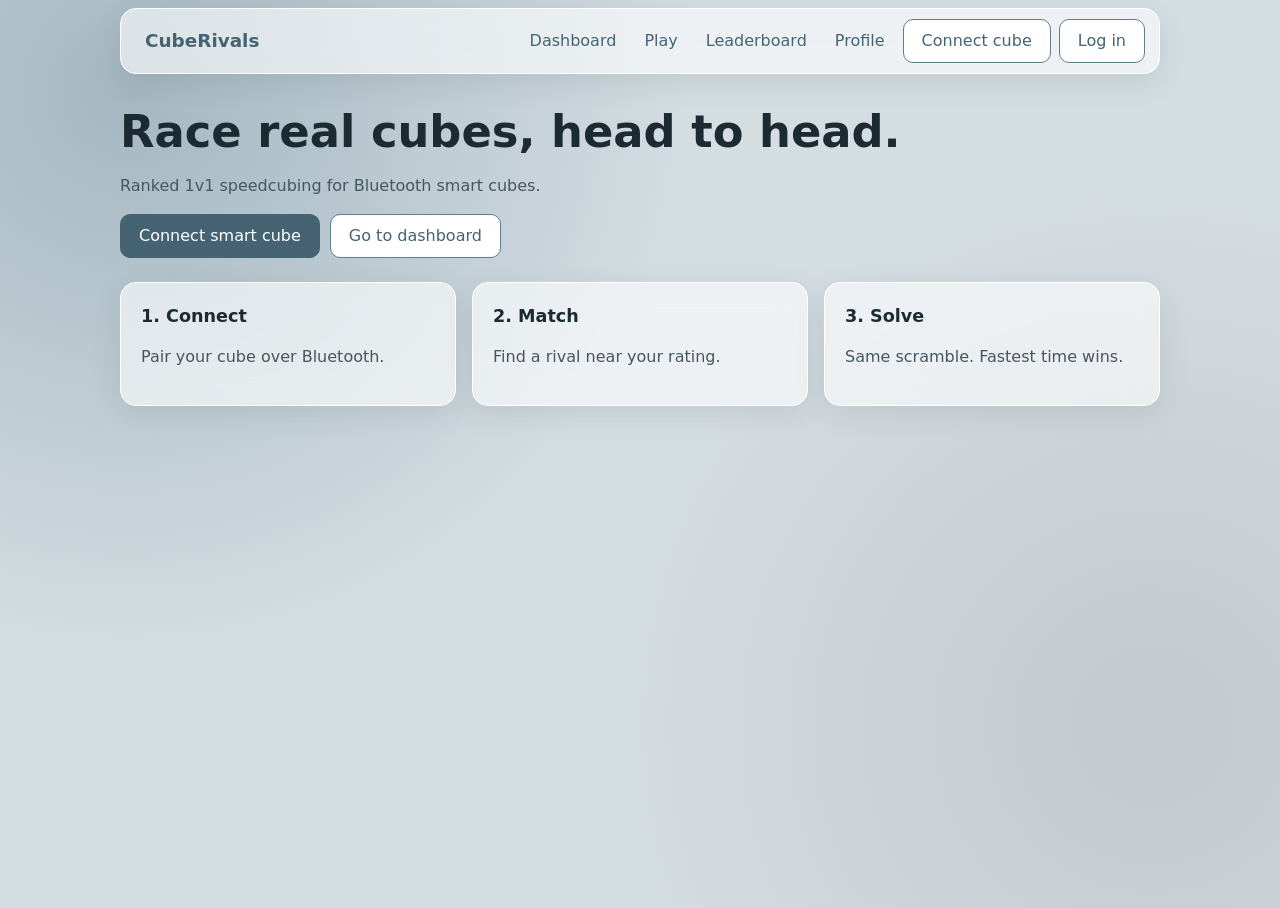
<file: index.html>
<!doctype html>
<html lang="en">
<head>
  <meta charset="utf-8">
  <meta name="viewport" content="width=device-width, initial-scale=1">
  <title>CubeRivals</title>
  <link rel="stylesheet" href="styles.css">
  <script type="module" src="app.js"></script>
</head>
<body>
  <header>
    <nav aria-label="Main">
      <a href="#/">CubeRivals</a>
      <a href="#/dashboard">Dashboard</a>
      <a href="#/play">Play</a>
      <a href="#/leaderboard">Leaderboard</a>
      <a href="#/profile">Profile</a>
      <button data-open="pair">Connect cube</button>
      <button data-open="auth">Log in</button>
    </nav>
  </header>

  <main>
    <section data-view="" data-title="Home">
      <h1 tabindex="-1">Race real cubes, head to head.</h1>
      <p>Ranked 1v1 speedcubing for Bluetooth smart cubes.</p>
      <div class="actions"><button class="primary" data-open="pair">Connect smart cube</button><a href="#/dashboard">Go to dashboard</a></div>
      <div class="grid">
        <div class="card"><h2>1. Connect</h2><p>Pair your cube over Bluetooth.</p></div>
        <div class="card"><h2>2. Match</h2><p>Find a rival near your rating.</p></div>
        <div class="card"><h2>3. Solve</h2><p>Same scramble. Fastest time wins.</p></div>
      </div>
    </section>

    <section data-view="dashboard" data-title="Dashboard" hidden>
      <h1 tabindex="-1">Dashboard</h1>
      <div class="actions"><a class="primary" href="#/play">Ranked 1v1</a><a href="#/play">Casual Quick Play</a></div>
      <div class="grid">
        <div class="card"><h2>Rating</h2><p class="big">—</p></div>
        <div class="card"><h2>Best single</h2><p class="big">—</p></div>
        <div class="card"><h2>Win rate</h2><p class="big">—</p></div>
        <div class="card"><h2>Cube</h2><p>Not connected</p></div>
      </div>
    </section>

    <section data-view="play" data-title="Matchmaking" hidden>
      <h1 tabindex="-1">Matchmaking</h1>
      <div class="grid"><div class="card"><h2>Looking for a rival…</h2><p>Preview only. No real matchmaking yet.</p>
        <div class="actions"><button class="primary" data-open="vs">Simulate match found</button><a href="#/dashboard">Cancel</a></div></div></div>
    </section>

    <section data-view="arena" data-title="1v1 Arena" hidden>
      <h1 tabindex="-1">1v1 Arena</h1>
      <p>Scramble: —</p>
      <div class="grid">
        <div class="card"><h2>You</h2><p class="big">0.00</p></div>
        <div class="card"><h2>Rival</h2><p class="big">0.00</p></div>
      </div>
      <div class="actions"><button class="primary" data-open="result">Finish match</button></div>
    </section>

    <section data-view="leaderboard" data-title="Leaderboard" hidden>
      <h1 tabindex="-1">Leaderboard</h1>
      <div class="grid"><div class="card scroll"><table><thead><tr><th>Rank</th><th>Player</th><th>Tier</th><th>Rating</th></tr></thead><tbody><tr><td colspan="4">No ranked players yet</td></tr></tbody></table></div></div>
    </section>

    <section data-view="profile" data-title="Profile" hidden>
      <h1 tabindex="-1">Profile and Smart Cube Manager</h1>
      <div class="grid">
        <div class="card"><h2>Player</h2><p>Not logged in</p></div>
        <div class="card"><h2>Records</h2><p>No solves yet</p></div>
        <div class="card"><h2>Smart cube</h2><p>Not connected</p><button data-open="pair">Manage cube</button></div>
      </div>
    </section>
  </main>

  <dialog id="pair" aria-label="Connect smart cube">
    <div data-step><h2>1. Scan</h2><button data-next>Scan</button></div>
    <div data-step hidden><h2>2. Device list</h2><button data-next>Choose device</button></div>
    <div data-step hidden><h2>3. Handshake</h2><button data-next>Finish handshake</button></div>
    <div data-step hidden><h2>4. Connected</h2><a href="#/dashboard">Go to dashboard</a></div>
    <form method="dialog"><button>Close</button></form>
  </dialog>

  <dialog id="auth" aria-label="Log in or sign up">
    <h2>Log in / Sign up</h2>
    <a href="#/dashboard">Continue to dashboard</a>
    <form method="dialog"><button>Close</button></form>
  </dialog>

  <dialog id="vs" aria-label="Match found">
    <h2>Match found</h2>
    <form method="dialog"><button>Cancel</button></form>
  </dialog>

  <dialog id="result" aria-label="Match result">
    <h2>Match result</h2>
    <a href="#/play">Rematch</a>
    <a href="#/dashboard">Dashboard</a>
    <a href="#/leaderboard">Leaderboard</a>
    <a href="#/profile">Profile</a>
    <form method="dialog"><button>Close</button></form>
  </dialog>
</body>
</html>
</file>
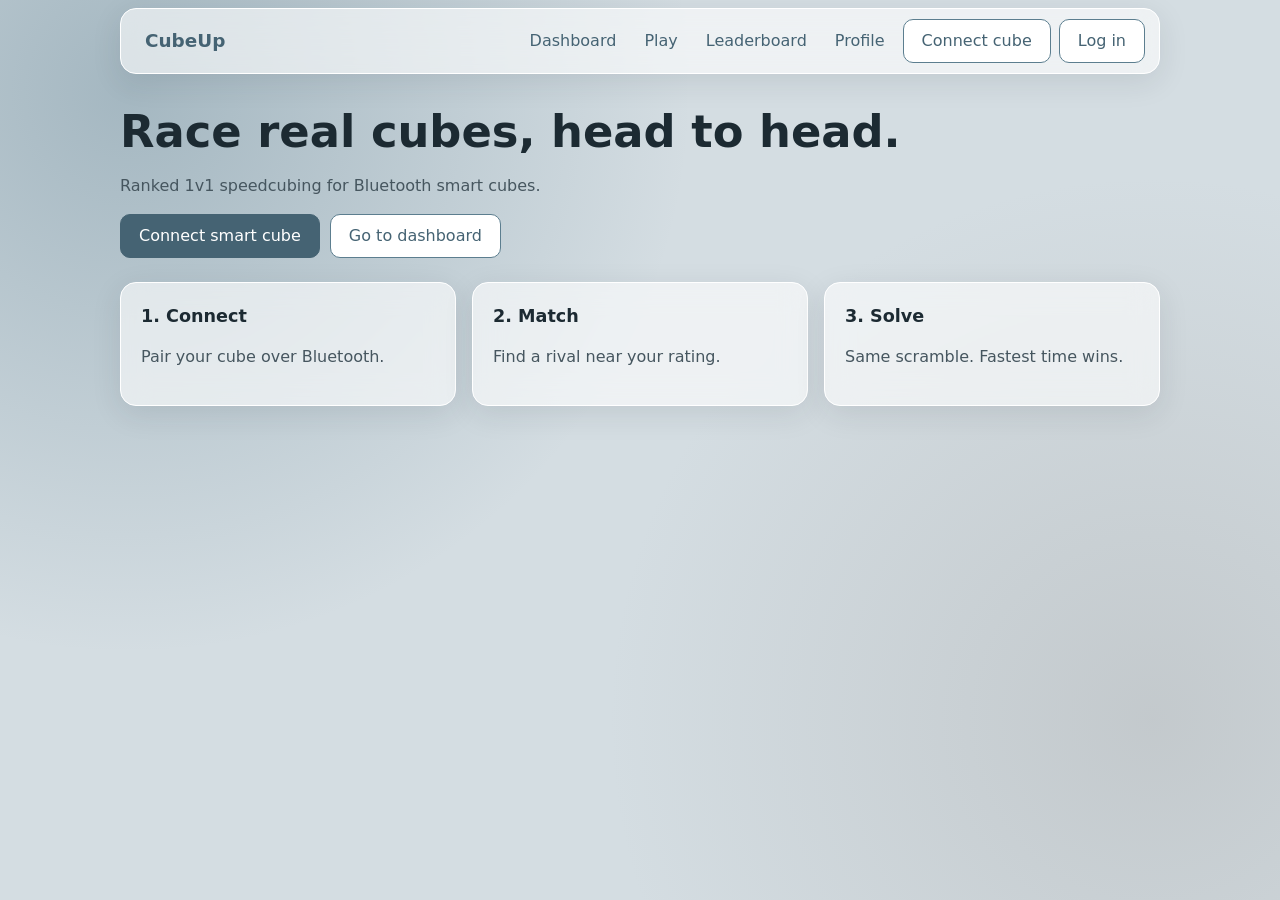
<file: docs/index.html>
<!doctype html>
<html lang="en">
<head>
  <meta charset="utf-8">
  <meta name="viewport" content="width=device-width, initial-scale=1">
  <title>CubeUp</title>
  <link rel="stylesheet" href="styles.css">
  <script type="module" src="app.js"></script>
  <script type="module" src="gan.js"></script>
</head>
<body>
  <header>
    <nav aria-label="Main">
      <a href="#/">CubeUp</a>
      <a href="#/dashboard">Dashboard</a>
      <a href="#/play">Play</a>
      <a href="#/leaderboard">Leaderboard</a>
      <a href="#/profile">Profile</a>
      <button data-open="pair">Connect cube</button>
      <button data-open="auth">Log in</button>
    </nav>
  </header>

  <main>
    <section data-view="" data-title="Home">
      <h1 tabindex="-1">Race real cubes, head to head.</h1>
      <p>Ranked 1v1 speedcubing for Bluetooth smart cubes.</p>
      <div class="actions"><button class="primary" data-open="pair">Connect smart cube</button><a href="#/dashboard">Go to dashboard</a></div>
      <div class="grid">
        <div class="card"><h2>1. Connect</h2><p>Pair your cube over Bluetooth.</p></div>
        <div class="card"><h2>2. Match</h2><p>Find a rival near your rating.</p></div>
        <div class="card"><h2>3. Solve</h2><p>Same scramble. Fastest time wins.</p></div>
      </div>
    </section>

    <section data-view="dashboard" data-title="Dashboard" hidden>
      <h1 tabindex="-1">Dashboard</h1>
      <div class="actions"><a class="primary" href="#/play">Ranked 1v1</a><a href="#/play">Casual Quick Play</a></div>
      <div class="grid">
        <div class="card"><h2>Rating</h2><p class="big">—</p></div>
        <div class="card"><h2>Best single</h2><p class="big">—</p></div>
        <div class="card"><h2>Win rate</h2><p class="big">—</p></div>
        <div class="card"><h2>Cube</h2><p data-cube-status>Not connected</p></div>
      </div>
    </section>

    <section data-view="play" data-title="Matchmaking" hidden>
      <h1 tabindex="-1">Matchmaking</h1>
      <div class="grid"><div class="card"><h2>Looking for a rival…</h2><p>Preview only. No real matchmaking yet.</p>
        <div class="actions"><button class="primary" data-open="vs">Simulate match found</button><a href="#/dashboard">Cancel</a></div></div></div>
    </section>

    <section data-view="arena" data-title="1v1 Arena" hidden>
      <h1 tabindex="-1">1v1 Arena</h1>
      <p aria-live="polite">Scramble: <span id="scramble">—</span></p>
      <div class="grid">
        <div class="card"><h2>You</h2><p class="big">0.00</p></div>
        <div class="card"><h2>Rival</h2><p class="big">0.00</p></div>
      </div>
      <div class="actions"><button class="primary" data-open="result">Finish match</button></div>
    </section>

    <section data-view="leaderboard" data-title="Leaderboard" hidden>
      <h1 tabindex="-1">Leaderboard</h1>
      <div class="grid"><div class="card scroll"><table><thead><tr><th>Rank</th><th>Player</th><th>Tier</th><th>Rating</th></tr></thead><tbody><tr><td colspan="4">No ranked players yet</td></tr></tbody></table></div></div>
    </section>

    <section data-view="profile" data-title="Profile" hidden>
      <h1 tabindex="-1">Profile and Smart Cube Manager</h1>
      <div class="grid">
        <div class="card"><h2>Player</h2><p>Not logged in</p></div>
        <div class="card"><h2>Records</h2><p>No solves yet</p></div>
        <div class="card"><h2>Smart cube</h2><p data-cube-status>Not connected</p><button data-open="pair">Manage cube</button></div>
      </div>
    </section>
  </main>

  <dialog id="pair" aria-label="Connect smart cube">
    <h2>Connect GAN cube</h2>
    <form id="cube-form">
      <label for="cube-mac">MAC address (leave empty to try automatically)</label>
      <input id="cube-mac" autocomplete="off" spellcheck="false" placeholder="AB:12:34:56:78:9A">
      <div class="actions"><button id="cube-connect" class="primary">Connect</button></div>
    </form>
    <p role="status" id="cube-message"></p>
    <details>
      <summary>How do I find my MAC address?</summary>
      <p>Turn your cube to wake it, and disconnect it from any other app or device. Then use one of these:</p>
      <ul>
        <li><strong>Chrome or Edge (computer):</strong> type <code>chrome://bluetooth-internals/#devices</code> in the address bar, start a scan and find your cube's name.</li>
        <li><strong>Android:</strong> scan with a Bluetooth scanner app such as nRF Connect.</li>
        <li><strong>Linux:</strong> run <code>bluetoothctl --timeout 15 scan on</code> in a terminal.</li>
      </ul>
      <p>The name usually starts with GAN, MG or AiCube. The address looks like AB:12:34:56:78:9A. iPhones, iPads and Macs usually hide it.</p>
    </details>
    <p>Status: <span data-cube-status>Not connected</span><br>
      Battery: <span id="cube-battery">—</span><br>
      Last moves: <span id="cube-moves">—</span></p>
    <form method="dialog"><button>Close</button></form>
  </dialog>

  <dialog id="auth" aria-label="Log in or sign up">
    <h2>Log in / Sign up</h2>
    <a href="#/dashboard">Continue to dashboard</a>
    <form method="dialog"><button>Close</button></form>
  </dialog>

  <dialog id="vs" aria-label="Match found">
    <h2>Match found</h2>
    <form method="dialog"><button>Cancel</button></form>
  </dialog>

  <dialog id="result" aria-label="Match result">
    <h2>Match result</h2>
    <a href="#/play">Rematch</a>
    <a href="#/dashboard">Dashboard</a>
    <a href="#/leaderboard">Leaderboard</a>
    <a href="#/profile">Profile</a>
    <form method="dialog"><button>Close</button></form>
  </dialog>
</body>
</html>
</file>
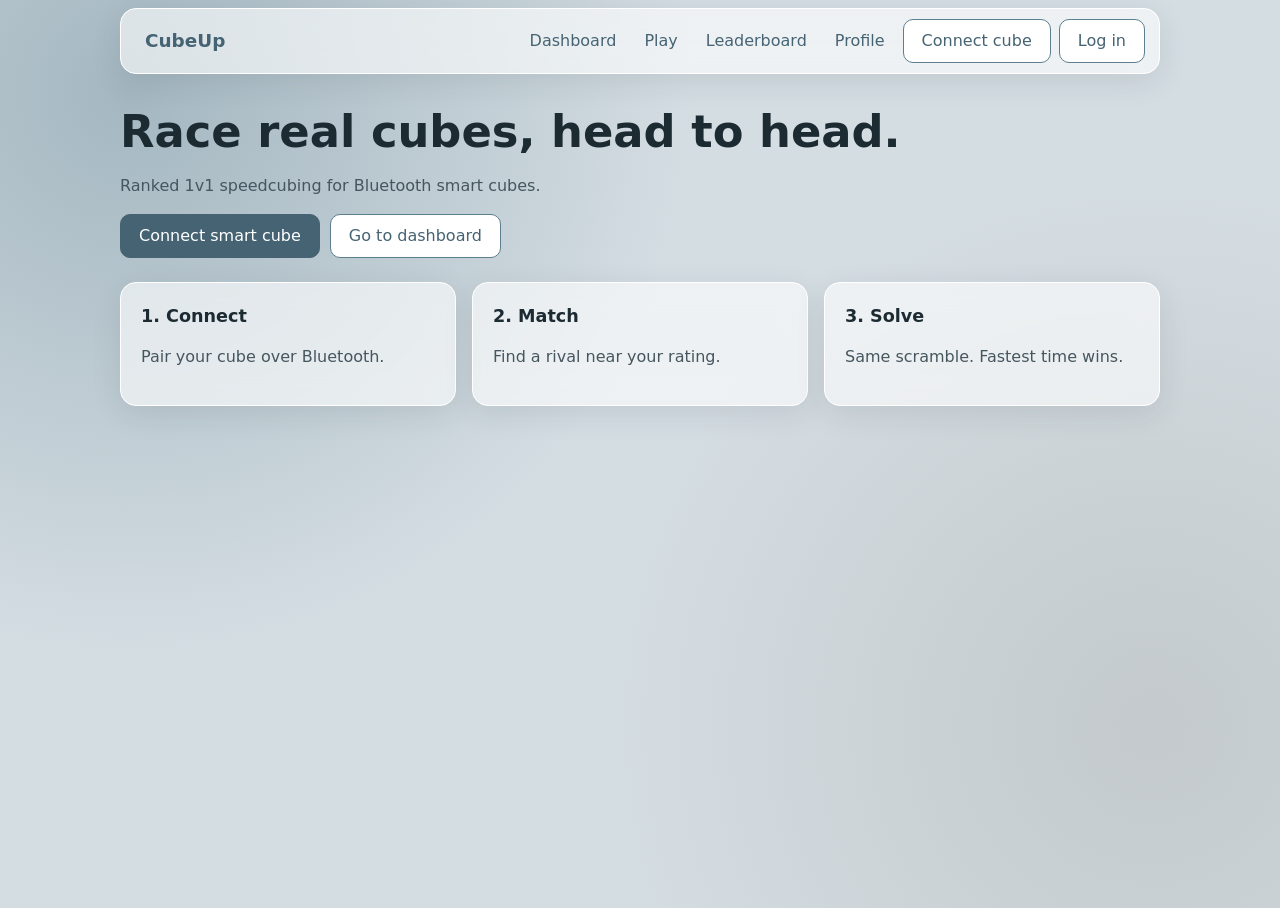
<file: public/index.html>
<!doctype html>
<html lang="en">
<head>
  <meta charset="utf-8">
  <meta name="viewport" content="width=device-width, initial-scale=1">
  <title>CubeUp</title>
  <link rel="stylesheet" href="styles.css">
  <script type="module" src="app.js"></script>
</head>
<body>
  <header>
    <nav aria-label="Main">
      <a href="#/">CubeUp</a>
      <a href="#/dashboard">Dashboard</a>
      <a href="#/play">Play</a>
      <a href="#/leaderboard">Leaderboard</a>
      <a href="#/profile">Profile</a>
      <button data-open="pair">Connect cube</button>
      <button data-open="auth">Log in</button>
    </nav>
  </header>

  <main>
    <section data-view="" data-title="Home">
      <h1 tabindex="-1">Race real cubes, head to head.</h1>
      <p>Ranked 1v1 speedcubing for Bluetooth smart cubes.</p>
      <div class="actions"><button class="primary" data-open="pair">Connect smart cube</button><a href="#/dashboard">Go to dashboard</a></div>
      <div class="grid">
        <div class="card"><h2>1. Connect</h2><p>Pair your cube over Bluetooth.</p></div>
        <div class="card"><h2>2. Match</h2><p>Find a rival near your rating.</p></div>
        <div class="card"><h2>3. Solve</h2><p>Same scramble. Fastest time wins.</p></div>
      </div>
    </section>

    <section data-view="dashboard" data-title="Dashboard" hidden>
      <h1 tabindex="-1">Dashboard</h1>
      <div class="actions"><a class="primary" href="#/play">Ranked 1v1</a><a href="#/play">Casual Quick Play</a></div>
      <div class="grid">
        <div class="card"><h2>Rating</h2><p class="big">—</p></div>
        <div class="card"><h2>Best single</h2><p class="big">—</p></div>
        <div class="card"><h2>Win rate</h2><p class="big">—</p></div>
        <div class="card"><h2>Cube</h2><p>Not connected</p></div>
      </div>
    </section>

    <section data-view="play" data-title="Matchmaking" hidden>
      <h1 tabindex="-1">Matchmaking</h1>
      <div class="grid"><div class="card"><h2>Looking for a rival…</h2><p>Preview only. No real matchmaking yet.</p>
        <div class="actions"><button class="primary" data-open="vs">Simulate match found</button><a href="#/dashboard">Cancel</a></div></div></div>
    </section>

    <section data-view="arena" data-title="1v1 Arena" hidden>
      <h1 tabindex="-1">1v1 Arena</h1>
      <p>Scramble: —</p>
      <div class="grid">
        <div class="card"><h2>You</h2><p class="big">0.00</p></div>
        <div class="card"><h2>Rival</h2><p class="big">0.00</p></div>
      </div>
      <div class="actions"><button class="primary" data-open="result">Finish match</button></div>
    </section>

    <section data-view="leaderboard" data-title="Leaderboard" hidden>
      <h1 tabindex="-1">Leaderboard</h1>
      <div class="grid"><div class="card scroll"><table><thead><tr><th>Rank</th><th>Player</th><th>Tier</th><th>Rating</th></tr></thead><tbody><tr><td colspan="4">No ranked players yet</td></tr></tbody></table></div></div>
    </section>

    <section data-view="profile" data-title="Profile" hidden>
      <h1 tabindex="-1">Profile and Smart Cube Manager</h1>
      <div class="grid">
        <div class="card"><h2>Player</h2><p>Not logged in</p></div>
        <div class="card"><h2>Records</h2><p>No solves yet</p></div>
        <div class="card"><h2>Smart cube</h2><p>Not connected</p><button data-open="pair">Manage cube</button></div>
      </div>
    </section>
  </main>

  <dialog id="pair" aria-label="Connect smart cube">
    <div data-step><h2>1. Scan</h2><button data-next>Scan</button></div>
    <div data-step hidden><h2>2. Device list</h2><button data-next>Choose device</button></div>
    <div data-step hidden><h2>3. Handshake</h2><button data-next>Finish handshake</button></div>
    <div data-step hidden><h2>4. Connected</h2><a href="#/dashboard">Go to dashboard</a></div>
    <form method="dialog"><button>Close</button></form>
  </dialog>

  <dialog id="auth" aria-label="Log in or sign up">
    <h2>Log in / Sign up</h2>
    <a href="#/dashboard">Continue to dashboard</a>
    <form method="dialog"><button>Close</button></form>
  </dialog>

  <dialog id="vs" aria-label="Match found">
    <h2>Match found</h2>
    <form method="dialog"><button>Cancel</button></form>
  </dialog>

  <dialog id="result" aria-label="Match result">
    <h2>Match result</h2>
    <a href="#/play">Rematch</a>
    <a href="#/dashboard">Dashboard</a>
    <a href="#/leaderboard">Leaderboard</a>
    <a href="#/profile">Profile</a>
    <form method="dialog"><button>Close</button></form>
  </dialog>
</body>
</html>
</file>
<file: styles.css>
/* Frosted aura palette. --deep is a darker --steel so small text passes contrast. */
:root {
  --steel: #5c7e8f; --grey: #a2a2a2; --mist: #d4dde2; --white: #fff;
  --deep: #456373; --ink: #1c2a32; --soft: #46565f;
  --glass: rgb(255 255 255 / .6);
}
* { box-sizing: border-box; }
[hidden] { display: none !important; }
body {
  margin: 0; min-height: 100vh; font: 16px/1.5 system-ui, sans-serif; color: var(--ink);
  background: radial-gradient(circle at 10% 10%, #5c7e8f66, transparent 40%),
    radial-gradient(circle at 90% 80%, #a2a2a255, transparent 40%), var(--mist) fixed;
}
header, .card, dialog {
  background: var(--glass); border: 1px solid var(--white); border-radius: 16px;
  backdrop-filter: blur(14px); box-shadow: 0 8px 30px #1c2a321a;
}
header { position: sticky; top: 8px; z-index: 1; margin: 8px auto; width: min(1040px, 100% - 16px); }
nav { display: flex; flex-wrap: wrap; gap: 8px; align-items: center; padding: 10px 14px; }
nav a:first-child { margin-right: auto; font-weight: 700; font-size: 1.15rem; background: none; }
a { color: var(--deep); }
nav a { padding: 6px 10px; border-radius: 8px; text-decoration: none; }
nav a[aria-current]:not(:first-child) { background: var(--white); font-weight: 600; }
main { width: min(1040px, 100% - 32px); margin: 32px auto; }
h1 { font-size: clamp(1.8rem, 5vw, 2.8rem); line-height: 1.15; margin: 0 0 8px; }
h1:focus { outline: none; }
h2 { font-size: 1.1rem; margin: 0 0 8px; }
p { color: var(--soft); }
.grid { display: grid; grid-template-columns: repeat(auto-fit, minmax(220px, 1fr)); gap: 16px; margin-top: 24px; }
.card { padding: 20px; }
.big { font: 700 2.4rem ui-monospace, monospace; font-variant-numeric: tabular-nums; color: var(--ink); margin: 4px 0; }
.actions { display: flex; flex-wrap: wrap; gap: 10px; margin-top: 16px; }
button, .actions a {
  font: inherit; cursor: pointer; padding: 9px 18px; border-radius: 10px; text-decoration: none;
  border: 1px solid var(--steel); background: var(--white); color: var(--deep);
}
.primary, .actions a.primary { background: var(--deep); border-color: var(--deep); color: var(--white); }
:focus-visible { outline: 3px solid var(--deep); outline-offset: 2px; }
.scroll { overflow-x: auto; }
table { width: 100%; border-collapse: collapse; }
th, td { text-align: left; padding: 10px 8px; border-bottom: 1px solid var(--grey); }
dialog { width: min(420px, 100% - 32px); padding: 24px; background: rgb(255 255 255 / .92); color: var(--ink); }
dialog::backdrop { background: #1c2a3266; backdrop-filter: blur(4px); }
dialog form { margin-top: 16px; text-align: right; }
</file>
<file: docs/styles.css>
/* Frosted aura palette. --deep is a darker --steel so small text passes contrast. */
:root {
  --steel: #5c7e8f; --grey: #a2a2a2; --mist: #d4dde2; --white: #fff;
  --deep: #456373; --ink: #1c2a32; --soft: #46565f;
  --glass: rgb(255 255 255 / .6);
}
* { box-sizing: border-box; }
[hidden] { display: none !important; }
body {
  display: flow-root; /* establish a new block formatting context for sticky header */
  margin: 0; min-height: 100vh; font: 16px/1.5 system-ui, sans-serif; color: var(--ink);
  background: radial-gradient(circle at 10% 10%, #5c7e8f66, transparent 40%),
    radial-gradient(circle at 90% 80%, #a2a2a255, transparent 40%), var(--mist) fixed;
}
header, .card, dialog {
  background: var(--glass); border: 1px solid var(--white); border-radius: 16px;
  backdrop-filter: blur(14px); box-shadow: 0 8px 30px #1c2a321a;
}
header { position: sticky; top: 8px; z-index: 1; margin: 8px auto; width: min(1040px, 100% - 16px); }
nav { display: flex; flex-wrap: wrap; gap: 8px; align-items: center; padding: 10px 14px; }
nav a:first-child { margin-right: auto; font-weight: 700; font-size: 1.15rem; background: none; }
a { color: var(--deep); }
nav a { padding: 6px 10px; border-radius: 8px; text-decoration: none; }
nav a[aria-current]:not(:first-child) { background: var(--white); font-weight: 600; }
main { width: min(1040px, 100% - 32px); margin: 32px auto; }
h1 { font-size: clamp(1.8rem, 5vw, 2.8rem); line-height: 1.15; margin: 0 0 8px; }
h1:focus { outline: none; }
h2 { font-size: 1.1rem; margin: 0 0 8px; }
p { color: var(--soft); }
.grid { display: grid; grid-template-columns: repeat(auto-fit, minmax(220px, 1fr)); gap: 16px; margin-top: 24px; }
.card { padding: 20px; }
.big { font: 700 2.4rem ui-monospace, monospace; font-variant-numeric: tabular-nums; color: var(--ink); margin: 4px 0; }
.actions { display: flex; flex-wrap: wrap; gap: 10px; margin-top: 16px; }
button, .actions a {
  font: inherit; cursor: pointer; padding: 9px 18px; border-radius: 10px; text-decoration: none;
  border: 1px solid var(--steel); background: var(--white); color: var(--deep);
}
.primary, .actions a.primary { background: var(--deep); border-color: var(--deep); color: var(--white); }
:focus-visible { outline: 3px solid var(--deep); outline-offset: 2px; }
.scroll { overflow-x: auto; }
table { width: 100%; border-collapse: collapse; }
th, td { text-align: left; padding: 10px 8px; border-bottom: 1px solid var(--grey); }
dialog { width: min(420px, 100% - 32px); padding: 24px; background: rgb(255 255 255 / .92); color: var(--ink); }
dialog::backdrop { background: #1c2a3266; backdrop-filter: blur(4px); }
dialog form { margin-top: 16px; text-align: right; }
label { display: block; margin-bottom: 4px; }
input { width: 100%; font: inherit; padding: 9px 12px; border: 1px solid var(--steel); border-radius: 10px; }
#cube-form { text-align: left; margin-top: 0; }
summary { cursor: pointer; color: var(--deep); margin-bottom: 8px; }
ul { padding-left: 20px; color: var(--soft); }
code { overflow-wrap: anywhere; }
</file>
<file: public/styles.css>
/* Frosted aura palette. --deep is a darker --steel so small text passes contrast. */
:root {
  --steel: #5c7e8f; --grey: #a2a2a2; --mist: #d4dde2; --white: #fff;
  --deep: #456373; --ink: #1c2a32; --soft: #46565f;
  --glass: rgb(255 255 255 / .6);
}
* { box-sizing: border-box; }
[hidden] { display: none !important; }
body {
  margin: 0; min-height: 100vh; font: 16px/1.5 system-ui, sans-serif; color: var(--ink);
  background: radial-gradient(circle at 10% 10%, #5c7e8f66, transparent 40%),
    radial-gradient(circle at 90% 80%, #a2a2a255, transparent 40%), var(--mist) fixed;
}
header, .card, dialog {
  background: var(--glass); border: 1px solid var(--white); border-radius: 16px;
  backdrop-filter: blur(14px); box-shadow: 0 8px 30px #1c2a321a;
}
header { position: sticky; top: 8px; z-index: 1; margin: 8px auto; width: min(1040px, 100% - 16px); }
nav { display: flex; flex-wrap: wrap; gap: 8px; align-items: center; padding: 10px 14px; }
nav a:first-child { margin-right: auto; font-weight: 700; font-size: 1.15rem; background: none; }
a { color: var(--deep); }
nav a { padding: 6px 10px; border-radius: 8px; text-decoration: none; }
nav a[aria-current]:not(:first-child) { background: var(--white); font-weight: 600; }
main { width: min(1040px, 100% - 32px); margin: 32px auto; }
h1 { font-size: clamp(1.8rem, 5vw, 2.8rem); line-height: 1.15; margin: 0 0 8px; }
h1:focus { outline: none; }
h2 { font-size: 1.1rem; margin: 0 0 8px; }
p { color: var(--soft); }
.grid { display: grid; grid-template-columns: repeat(auto-fit, minmax(220px, 1fr)); gap: 16px; margin-top: 24px; }
.card { padding: 20px; }
.big { font: 700 2.4rem ui-monospace, monospace; font-variant-numeric: tabular-nums; color: var(--ink); margin: 4px 0; }
.actions { display: flex; flex-wrap: wrap; gap: 10px; margin-top: 16px; }
button, .actions a {
  font: inherit; cursor: pointer; padding: 9px 18px; border-radius: 10px; text-decoration: none;
  border: 1px solid var(--steel); background: var(--white); color: var(--deep);
}
.primary, .actions a.primary { background: var(--deep); border-color: var(--deep); color: var(--white); }
:focus-visible { outline: 3px solid var(--deep); outline-offset: 2px; }
.scroll { overflow-x: auto; }
table { width: 100%; border-collapse: collapse; }
th, td { text-align: left; padding: 10px 8px; border-bottom: 1px solid var(--grey); }
dialog { width: min(420px, 100% - 32px); padding: 24px; background: rgb(255 255 255 / .92); color: var(--ink); }
dialog::backdrop { background: #1c2a3266; backdrop-filter: blur(4px); }
dialog form { margin-top: 16px; text-align: right; }
</file>
